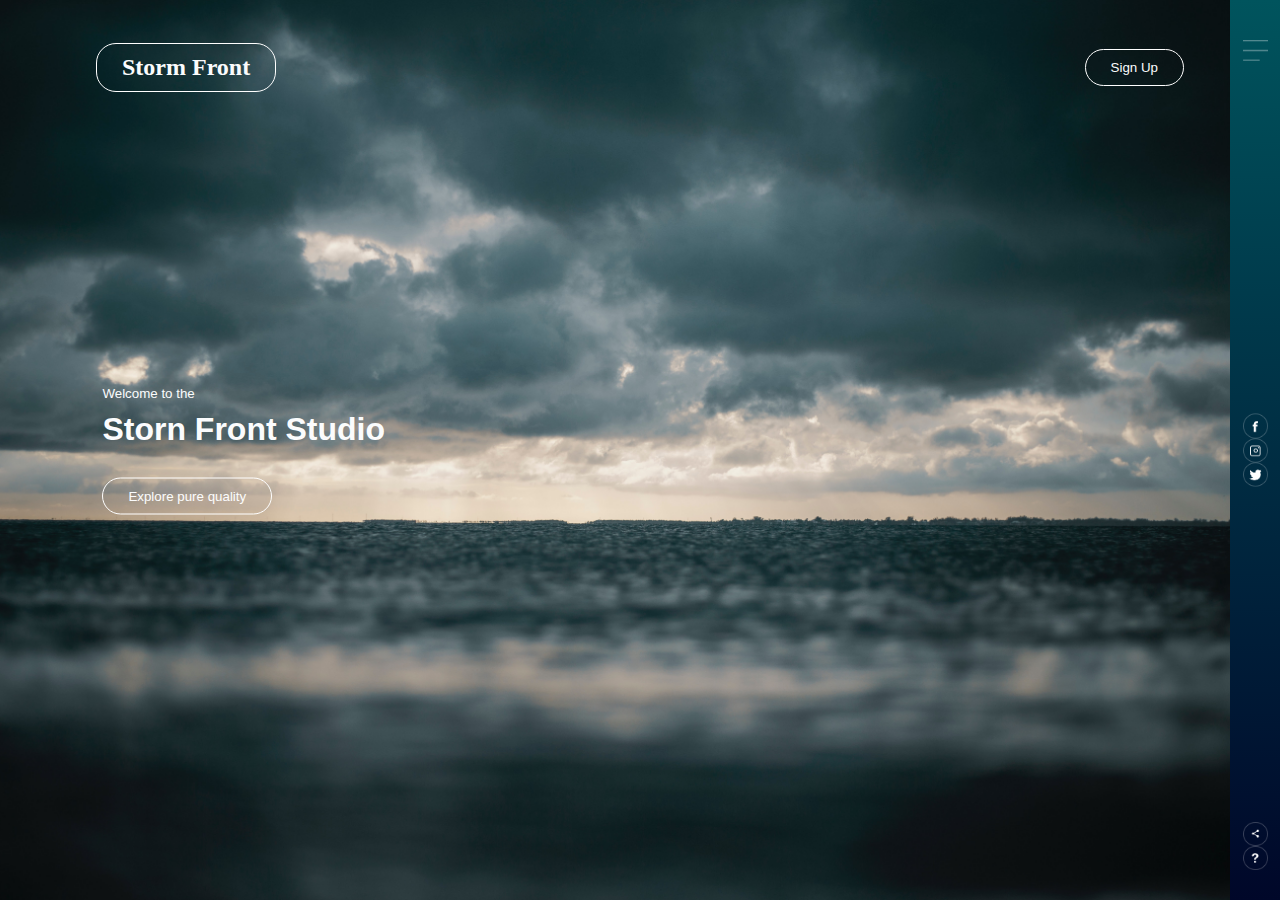
<file: index.html>
<html>
<head>
   <title>Stormfront</title>
   <link rel="stylesheet" href="styling.css">
</head>
<body>
    <div class="Background_img">
        <div class="navbar">
            <h2 class="logo">Storm Front</h2>
            <button type="button">Sign Up</button>
        </div>
        <div class="content">
            <small>Welcome to the</small>
            <h1>Storn Front Studio</h1>
            <a href="gallery.html"><button type="button"> Explore pure quality</button></a>
        </div>
        <div class="slide-bar">
            <img src="images/menu.png" class="menu">

            <div class="social-links">
                <img src="images/fb.png">
                <img src="images/ig.png">
                <img src="images/tw.png">
            </div>
            <div class="useful-links">
                <img src="images/share.png">
                <img src="images/info.png">
            </div>
            
        </div>
        
        <div class="raindrops">
            <img src="images/bubble.png">
            <img src="images/bubble.png">
            <img src="images/bubble.png">
            <img src="images/bubble.png">
            <img src="images/bubble.png">
            <img src="images/bubble.png">
            <img src="images/bubble.png">
        </div>
    </div>
</body>
</html>
</file>
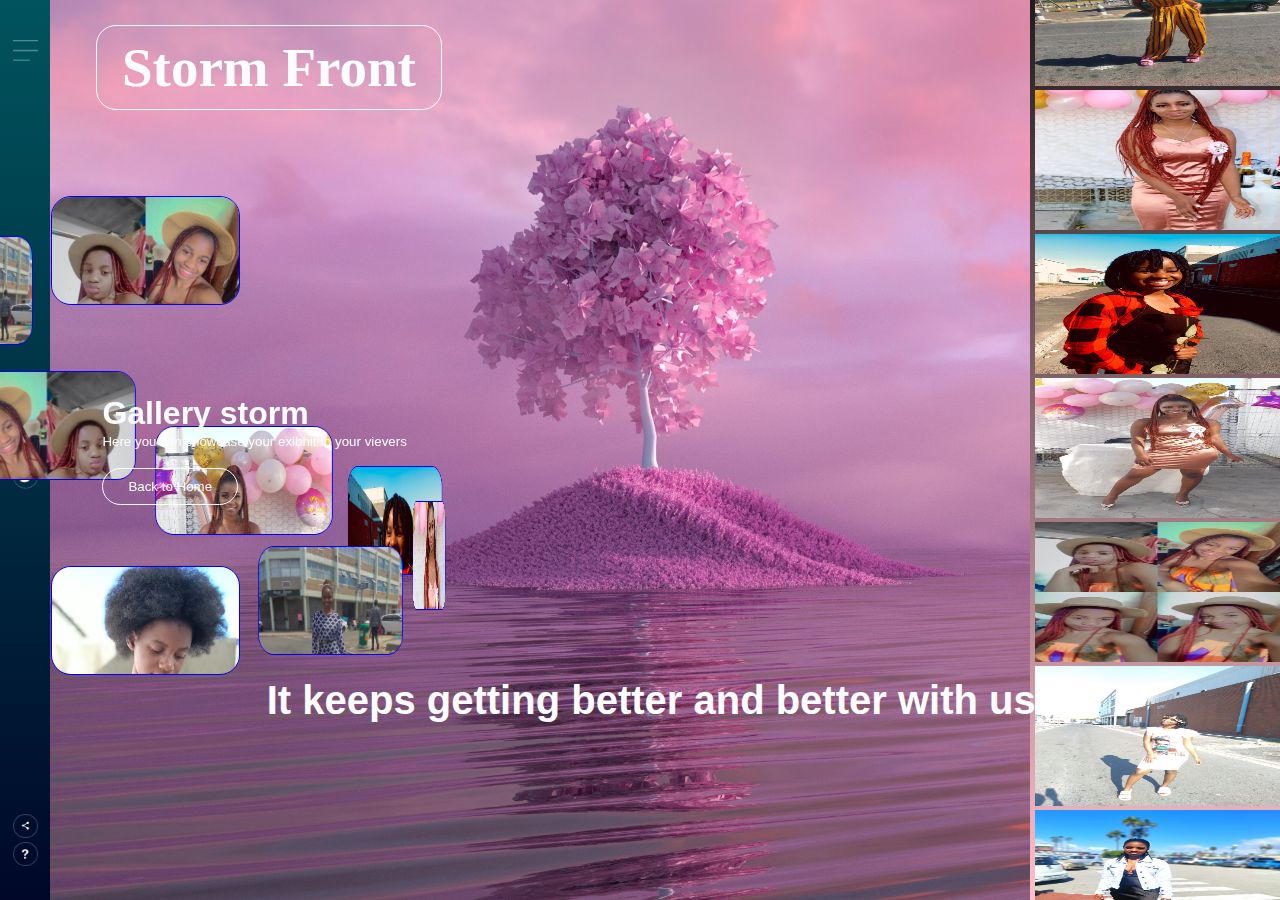
<file: gallery.html>
<!DOCTYPE HTML>
<html>

<head>
    <meta charset="utf-8">
    <meta name="viewport" content="width=device-width, initial-scale=1.0">
    <title>Gallery Page</title>
    <!-- Bootstrap core CSS -->
    <link href="gallestyle.css" rel="stylesheet">
    <!-- Add custom CSS here -->
</head>

<body>
    <div class="background_img">
        <div class="navbar">
            <h2 class="logo">Storm Front</h2>
        </div>
        <div class="content">
            <h1>Gallery storm</h1>
            <small>Here you can showcase your exibhit to your vievers</small>
            <br></br>
            <a href="index.html"><button type="button"> Back to Home</button></a>
        </div>
        <div class="moto">
            <h1>&nbsp; &nbsp;&nbsp; &nbsp;&nbsp; &nbsp;&nbsp; &nbsp;&nbsp; &nbsp;&nbsp; &nbsp;&nbsp; &nbsp;&nbsp;
                &nbsp;It keeps getting better and better with us</h1>
        </div>
        <div class="slide-bar">
            <img src="images/menu.png" class="menu">

            <div class="social-links">
                <img src="images/fb.png">
                <img src="images/ig.png">
                <img src="images/tw.png">
            </div>
            <div class="useful-links">
                <img src="images/share.png">
                <img src="images/info.png">
            </div>

        </div>
        <div class="gallery-bar">

            <div class="gallery-images">
                <dd>
                    <dl><img src="gallery/t1.jpg"></dl>
                    <dl><img src="gallery/t2.jpg"></dl>
                    <dl><img src="gallery/t3.jpg"></dl>
                    <dl><img src="gallery/t4.jpg"></dl>
                    <dl><img src="gallery/t5.jpg"></dl>
                    <dl><img src="gallery/IMG-20220807-WA0013.jpg"></dl>
                    <dl><img src="gallery/IMG-20220903-WA0015.jpg"></dl>
                </dd>
            </div>
        </div>
        <div class="container">
            <div class="row">
                <div class="col-lg-12">
                    <div class="div-center gallery">
                        <div id="carousel">
                            <figure><img src="gallery/t7.jpg" alt=""></figure>
                            <figure><img src="gallery/t8.jpg" alt=""></figure>
                            <figure><img src="gallery/t2.jpg" alt=""></figure>
                            <figure><img src="gallery/t3.jpg" alt=""></figure>
                            <figure><img src="gallery/t4.jpg" alt=""></figure>
                            <figure><img src="gallery/t5.jpg" alt=""></figure>
                            <figure><img src="gallery/IMG-20220903-WA0015.jpg" alt=""></figure>
                            <figure><img src="gallery/t7.jpg" alt=""></figure>
                            <figure><img src="gallery/t8.jpg" alt=""></figure>
                            <figure><img src="gallery/t5.jpg" alt=""></figure>
                        </div>
                    </div>
                </div>
            </div>
        </div>
    </div>
    <!-- JavaScript -->
    <script src="//ajax.googleapis.com/ajax/libs/jquery/1.11.1/jquery.min.js"></script>
    <script src="https://apis.google.com/js/platform.js" async defer></script>
</body>
</div>

</html>
</file>
<file: styling.css>
*{
    margin: 0;
    padding: 0;
    font-family: sans-serif;
}
.Background_img{
    width: 100%;
    height: 100vh;
    background-image: url(images/background.jpg);
    background-size: cover;
    background-position: center;
    position: relative;
    overflow: hidden;
}
.logo{
    font-size: 55px auto;
    color: #fbfcfd !important;
    font-family: italic;
    cursor: pointer;
    border: 1px solid #fff;
    border-radius: 20px;
    outline: none;
    padding: 10px 25px;
}
.navbar{
    width: 85% ;
    height: 15% ;
    margin: auto;
    display: flex;
    align-items: center;
    justify-content: space-between;
}
button{
    color: #fbfcfd;
    padding: 10px 25px;
    background: transparent;
    border: 1px solid #fff;
    border-radius: 20px;
    outline: none;
    cursor: pointer;
}
.content{
    color: #fbfcfd;
    position: absolute;
    top: 50%;
    left: 8%;
    transform: translateY(-50%);
    z-index: 2;
}
h1{
    font-size: 80px auto;
    margin:10px 0 30px auto;
    line-height: 80px auto;
}
.slide-bar{
    width: 50px;
    height:100vh;
    background: linear-gradient(#00545d, #000729);
    position: absolute;
    top: 0;
    right: 0;
}
.menu{
    display: block;
    width: 25px;
    margin: 40px auto 0;
    cursor: pointer;
}
.social-links img, .useful-links img{
    width: 25px;
    height: 5px auto;
    cursor: pointer;

}
.social-links{
    width: 50px;
    text-align: center;
    position:absolute;
    top: 50%;
    transform: translateY(-50%);
}
.useful-links{
    width: 50px;
    text-align: center;
    position:absolute;
    bottom: 30px;
}
.raindrops img{
    width: 50px;
    animation: bubble 7s linear infinite;
}
.raindrops{
    width: 100%;
    display: flex;
    align-items: center;
    justify-content: space-around;
    position: absolute;
    top: -70;
}

@keyframes bubble {
    0%{transform: translateY(0);
    opacity: 0;
    }
    50%{
        opacity: 1;
    }
    70%{
            opacity: 1;
    }
    100%{transform: translateY(80vh);
                opacity: 0;
    }

}
.raindrops img:nth-child(1){
    animation-delay: 2s;
}
.raindrops img:nth-child(2){
    animation-delay: 1s;
}
.raindrops img:nth-child(3){
    animation-delay: 3s;
    width: 25px;
}
.raindrops img:nth-child(4){
    animation-delay: 4s;
}
.raindrops img:nth-child(5){
    animation-delay: 3s;
}
.raindrops img:nth-child(6){
    animation-delay: 6s;
    width: 20px;
}
.raindrops img:nth-child(7){
    animation-delay: 7s;
    width: 35px;

}
</file>
<file: gallestyle.css>
*{
    margin:0;
    padding: 0;
    box-sizing: border-box;
    font-family: 'poppins', sans-serif;
}
.logo{
    font-size: 55px;
    color: #fbfcfd !important;
    font-family: italic;
    cursor: pointer;
    border: 1px solid #fff;
    border-radius: 20px;
    outline: none;
    cursor: pointer;
    padding: 10px 25px;
}
.navbar{
    width: 85%;
    height: 15%;
    margin: auto;
    display: flex;
    align-items: center;
    justify-content: space-between;
}
.slide-bar{
    width: 50px ;
    height:100vh ;
    background: linear-gradient(#00545d, #000729);
    position: absolute;
    top: 0;
    left: 0;
}
.menu{
    display: block;
    width: 25px ;
    margin: 40px auto 0;
    cursor: pointer;
}
.social-links img, .useful-links img{
    width: 25px;
    height: 5px auto;
    cursor: pointer;

}
.social-links{
    width: 50px;
    text-align: center;
    position:absolute;
    top: 50%;
    transform: translateY(-50%);
}
.useful-links{
    width: 50px;
    text-align: center;
    position:absolute;
    bottom: 30px;
}
.gallery-bar{
    width: 250px;
    height:100vh ;
    background: linear-gradient(#221c1e, #ffc0cb);
    position: absolute;
    top: 0;
    right: 0;
}
.gallery-images img{
    width: 235px;
    height: 40px auto;
    cursor: pointer;

}
.gallery-images{
    width: 50px;
	text-align: center;
    position: absolute;
	top: 50%;
    transform: translateY(-50%);
}
.content{
    color: #fbfcfd;
    position: absolute;
    top: 50%;
    left: 8%;
    transform: translateY(-50%);
    z-index: 2;
}
.moto{
	color: #fbfcfd;
	font-size: 20px;
	top: 700px;
	position: absolute;
	transform: translateY(-50%);
    z-index: 2;
}
  
.background_img{
    width: 100%;
    height: 100vh;
    background-image: url("gallery/pexels-mo-eid-9454915.jpg");
    background-size: cover;
    background-position: center;
    position: relative;
    overflow: hidden;
}
.gallery{
	margin: 4% ;
	width: 210px ;
	height: 140px ;
	position: relative;
	perspective: 1000px auto;
}
#carousel{
	width: 100% ;
	height: 100% ;
	position: absolute;
	transform-style: preserve-3d;
	animation: rotation 30s infinite linear;
}
#carousel:hover{
	animation-play-state: paused;
}
#carousel figure{
	display: block;
	position: absolute;
	width: 90% ;
	height: 78% ;
	left: 0;
	top: 380px;
	overflow: hidden;
    border: 1px solid blue;
    border-radius: 20px;
}
#carousel figure:nth-child(1){transform: rotateY(0deg) translateZ(288px); }
#carousel figure:nth-child(2) { transform: rotateY(40deg) translateZ(288px); top: 360px;}
#carousel figure:nth-child(3) { transform: rotateY(80deg) translateZ(288px); top: 315px;}
#carousel figure:nth-child(4) { transform: rotateY(120deg) translateZ(288px); top: 280px;}
#carousel figure:nth-child(5) { transform: rotateY(160deg) translateZ(288px); top: 240px;}
#carousel figure:nth-child(6) { transform: rotateY(200deg) translateZ(288px); top: 185px;}
#carousel figure:nth-child(7) { transform: rotateY(240deg) translateZ(288px); top: 130px;}
#carousel figure:nth-child(8) { transform: rotateY(280deg) translateZ(288px); top: 95px;}
#carousel figure:nth-child(9) { transform: rotateY(320deg) translateZ(288px); top: 50px}
#carousel figure:nth-child(10) { transform: rotateY(360deg) translateZ(288px); top: 10px;}

#carousel img{
	-webkit-filter: grayscale(0);
	cursor: pointer;
	transition: all .5s ease;
	width:100%;
    height:auto;
}
#carousel img:hover{
	-webkit-filter: grayscale(0.8);
  	transform: scale(1.2,1.2);
}

@keyframes rotation{
	from{
		transform: rotateY(0deg);
	}
	to{
		transform: rotateY(360deg);
	}
}
button{
    color: #fbfcfd;
    padding: 10px 25px;
    background: transparent;
    border: 1px solid #fff;
    border-radius: 20px;
    outline: none;
    cursor: pointer;
}
.gallery-images img{
	width: 245px ;
    height: 140px ;
    cursor: pointer;
    animation: bubble 9s linear infinite;
}
.gallery-images{
    width: 100% ;
    display: flex;
    align-items: center;
    position: absolute;
	justify-content: end;
    top: -70;
}

@keyframes bubble {
    0%{transform: translateY(0);
    opacity: 0;
    }
    50%{
        opacity: 1;
    }
    70%{
            opacity: 1;
    }
    100%{transform: translateY(80vh);
                opacity: 0;
    }

}
@media only screen and (max-width: 720px) {
    .gallery-bar{
        width: 55px;
        height:100vh ;
        background: linear-gradient(#00545d, #000729);
        position: absolute;
        top: 0;
        right: 0;
    }
    .gallery-images img{
        width: 55px ;
        height: 6px auto;
        cursor: pointer;
    
    }
    .gallery{
        margin: 4% auto;
        width: 65px;
        height: 65px;
        position: relative;
        perspective: 1000px;
    }
	#carousel figure:nth-child(1){transform: rotateY(0deg) translateZ(88px); }
#carousel figure:nth-child(2) { transform: rotateY(40deg) translateZ(88px); top: 360px;}
#carousel figure:nth-child(3) { transform: rotateY(80deg) translateZ(88px); top: 345px;}
#carousel figure:nth-child(4) { transform: rotateY(120deg) translateZ(88px); top: 300px;}
#carousel figure:nth-child(5) { transform: rotateY(160deg) translateZ(88px); top: 260px;}
#carousel figure:nth-child(6) { transform: rotateY(200deg) translateZ(88px); top: 225px;}
#carousel figure:nth-child(7) { transform: rotateY(240deg) translateZ(88px); top: 180px;}
#carousel figure:nth-child(8) { transform: rotateY(280deg) translateZ(88px); top: 145px;}
#carousel figure:nth-child(9) { transform: rotateY(320deg) translateZ(88px); top: 100px}
#carousel figure:nth-child(10) { transform: rotateY(360deg) translateZ(88px); top: 60px;}
.logo{
    font-size: 20px;
    color: #fbfcfd !important;
    font-family: italic;
    cursor: pointer;
    border: 1px solid #fff;
    border-radius: 20px;
    outline: none;
    padding: 10px 25px;
}	
.content{
    color: #fbfcfd;
    position: absolute;
    top: 50%;
    left: 8%;
    transform: translateY(-50%);
    z-index: 2;
    font-size: 10px;

}
	   .slide-bar{
        width: 40px ;
        height:100vh ;
        background: linear-gradient(#00545d, #000729);
        position: absolute;
        top: 0;
        left: 0;
    }
  }
</file>
